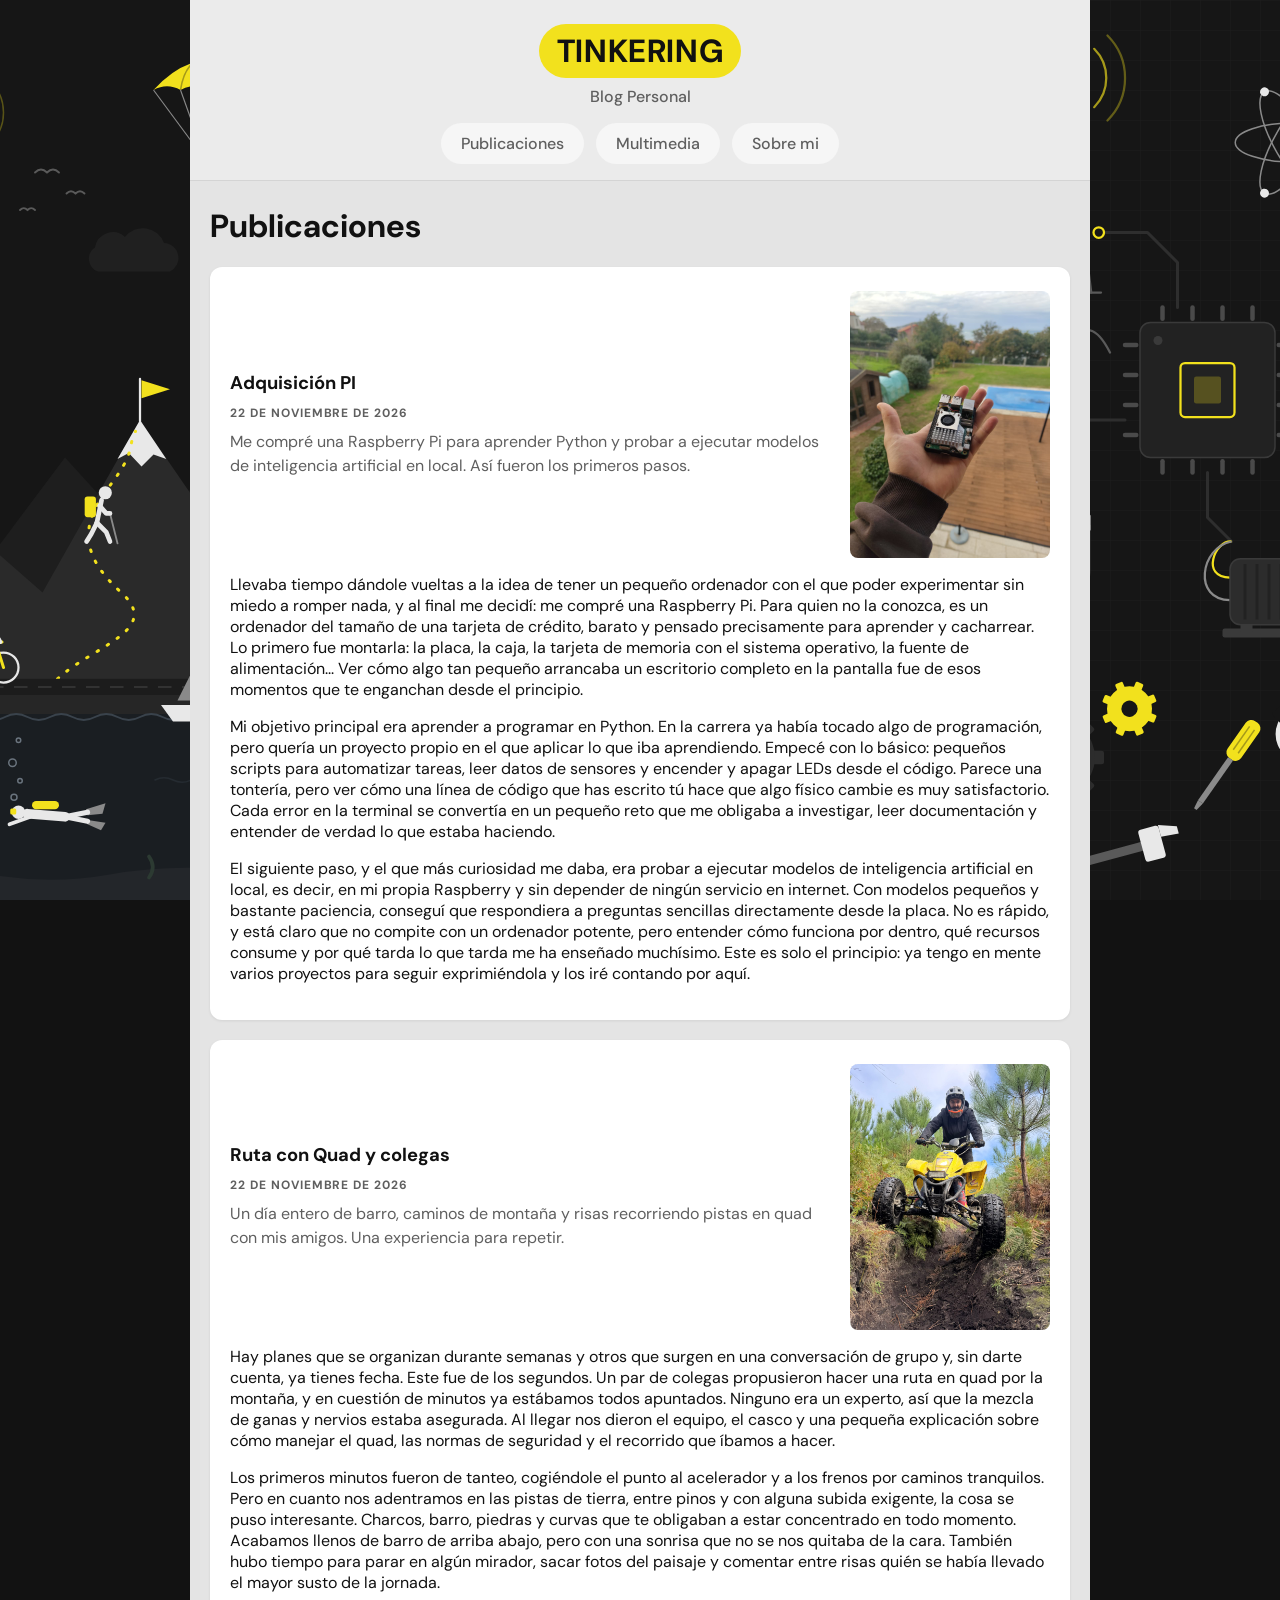
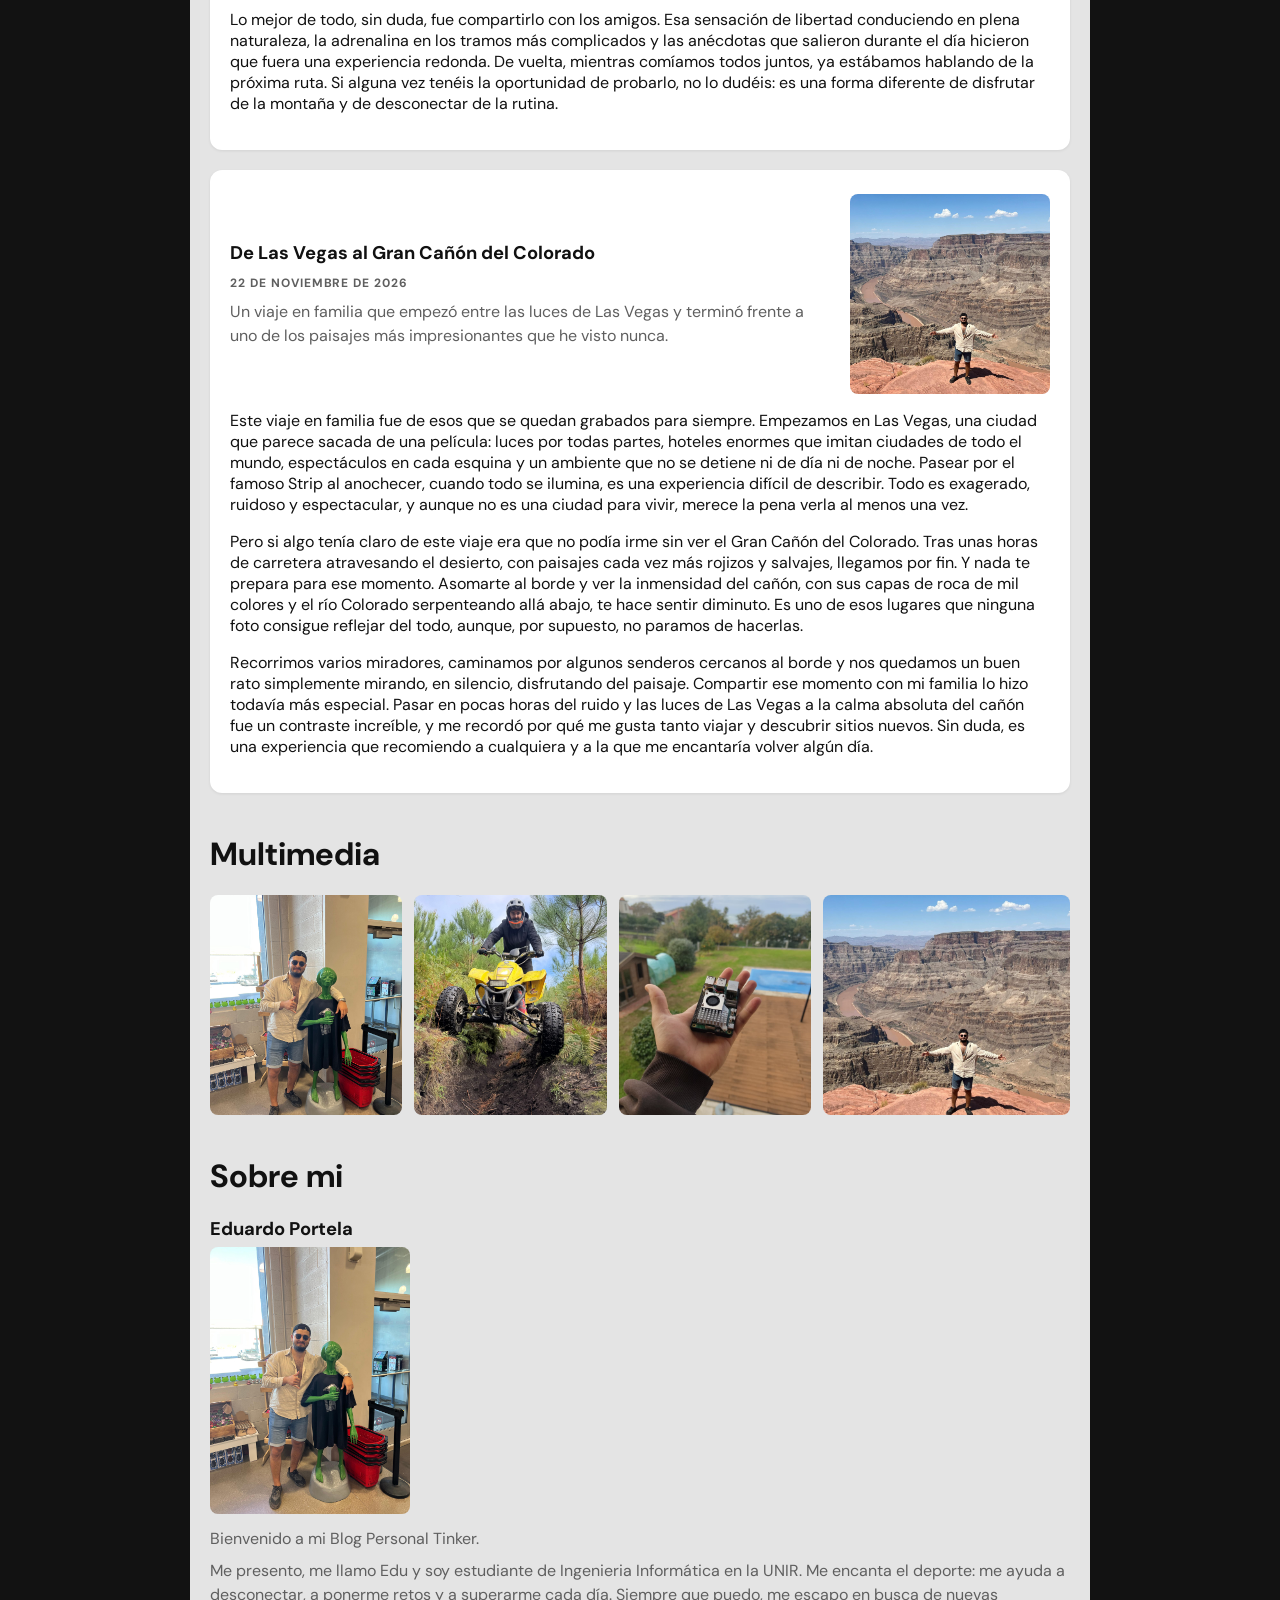
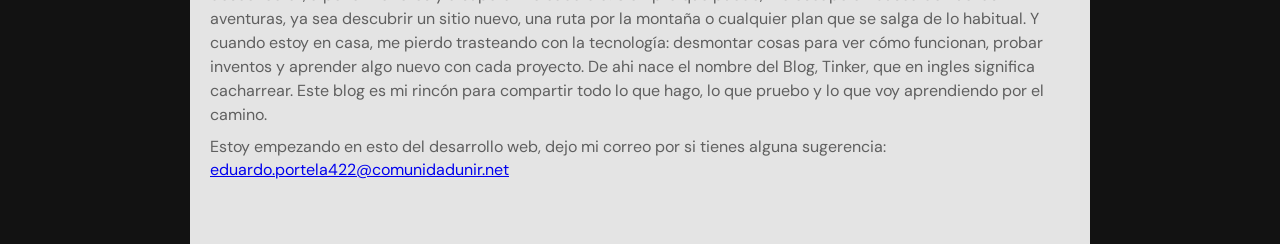
<file: index.html>
<!DOCTYPE html>
<html lang="es">
<head>
    <meta charset="UTF-8">
    <meta name="viewport" content="width=device-width, initial-scale=1.0">
    <title>Tinkering</title>
    <link rel="icon" href="data:image/svg+xml,<svg xmlns='http://www.w3.org/2000/svg' viewBox='0 0 100 100'><text y='.9em' font-size='90'>💡</text></svg>">
    <link rel="stylesheet" href="tinkering/styles.css">
</head>
<body>
    <header>
        <h1>Tinkering</h1>
        <p>Blog Personal</p>
        <nav>
            <a href="#Publicaciones">Publicaciones</a>
            <a href="#Multimedia">Multimedia</a>
            <a href="#Sobre_mi">Sobre mi</a>
        </nav>
    </header>
    <main>
        <section id="Publicaciones" class="seccion">
            <h2>Publicaciones</h2>
            <article id="entrada1" class="entrada">
                <div class="resumen">
                    <div>
                        <h1>Adquisición PI</h1>
                        <time datetime="2026-11-22">22 de noviembre de 2026</time>
                        <p>Me compré una Raspberry Pi para aprender Python y 
                            probar a ejecutar modelos de inteligencia artificial en local. 
                            Así fueron los primeros pasos.
                        </p>
                    </div>
                    <img src="tinkering/img/pi.jpeg" alt="Descripción de la foto">
                </div>

                <div class="contenido">
                    <p>Llevaba tiempo dándole vueltas a la idea de tener un pequeño ordenador con el que poder experimentar sin miedo a romper nada, y al final me decidí: me compré una Raspberry Pi. Para quien no la conozca, es un ordenador del tamaño de una tarjeta de crédito, barato y pensado precisamente para aprender y cacharrear. Lo primero fue montarla: la placa, la caja, la tarjeta de memoria con el sistema operativo, la fuente de alimentación... Ver cómo algo tan pequeño arrancaba un escritorio completo en la pantalla fue de esos momentos que te enganchan desde el principio.</p>
                    <p>Mi objetivo principal era aprender a programar en Python. En la carrera ya había tocado algo de programación, pero quería un proyecto propio en el que aplicar lo que iba aprendiendo. Empecé con lo básico: pequeños scripts para automatizar tareas, leer datos de sensores y encender y apagar LEDs desde el código. Parece una tontería, pero ver cómo una línea de código que has escrito tú hace que algo físico cambie es muy satisfactorio. Cada error en la terminal se convertía en un pequeño reto que me obligaba a investigar, leer documentación y entender de verdad lo que estaba haciendo.</p>
                    <p>El siguiente paso, y el que más curiosidad me daba, era probar a ejecutar modelos de inteligencia artificial en local, es decir, en mi propia Raspberry y sin depender de ningún servicio en internet. Con modelos pequeños y bastante paciencia, conseguí que respondiera a preguntas sencillas directamente desde la placa. No es rápido, y está claro que no compite con un ordenador potente, pero entender cómo funciona por dentro, qué recursos consume y por qué tarda lo que tarda me ha enseñado muchísimo. Este es solo el principio: ya tengo en mente varios proyectos para seguir exprimiéndola y los iré contando por aquí.</p>
                </div>
            </article>

            <article id="entrada2" class="entrada">
                <div class="resumen">
                    <div>
                        <h1>Ruta con Quad y colegas</h1>
                        <time datetime="2026-11-22">22 de noviembre de 2026</time>
                        <p>Un día entero de barro, caminos de montaña y risas recorriendo pistas en quad con mis amigos. Una experiencia para repetir.</p>
                    </div>
                    <img src="tinkering/img/quad.jpeg" alt="Descripción de la foto">
                </div>

                <div class="contenido">
                    <p>Hay planes que se organizan durante semanas y otros que surgen en una conversación de grupo y, sin darte cuenta, ya tienes fecha. Este fue de los segundos. Un par de colegas propusieron hacer una ruta en quad por la montaña, y en cuestión de minutos ya estábamos todos apuntados. Ninguno era un experto, así que la mezcla de ganas y nervios estaba asegurada. Al llegar nos dieron el equipo, el casco y una pequeña explicación sobre cómo manejar el quad, las normas de seguridad y el recorrido que íbamos a hacer.</p>
                    <p>Los primeros minutos fueron de tanteo, cogiéndole el punto al acelerador y a los frenos por caminos tranquilos. Pero en cuanto nos adentramos en las pistas de tierra, entre pinos y con alguna subida exigente, la cosa se puso interesante. Charcos, barro, piedras y curvas que te obligaban a estar concentrado en todo momento. Acabamos llenos de barro de arriba abajo, pero con una sonrisa que no se nos quitaba de la cara. También hubo tiempo para parar en algún mirador, sacar fotos del paisaje y comentar entre risas quién se había llevado el mayor susto de la jornada.</p>
                    <p>Lo mejor de todo, sin duda, fue compartirlo con los amigos. Esa sensación de libertad conduciendo en plena naturaleza, la adrenalina en los tramos más complicados y las anécdotas que salieron durante el día hicieron que fuera una experiencia redonda. De vuelta, mientras comíamos todos juntos, ya estábamos hablando de la próxima ruta. Si alguna vez tenéis la oportunidad de probarlo, no lo dudéis: es una forma diferente de disfrutar de la montaña y de desconectar de la rutina.</p>
                </div>
            </article>

            <article id="entrada3" class="entrada">
                <div class="resumen">
                    <div>
                        <h1>De Las Vegas al Gran Cañón del Colorado</h1>
                        <time datetime="2026-11-22">22 de noviembre de 2026</time>
                        <p>Un viaje en familia que empezó entre las luces de Las Vegas y terminó frente a uno de los paisajes más impresionantes que he visto nunca.</p>
                    </div>
                    <img src="tinkering/img/usa.jpeg" alt="Descripción de la foto">
                </div>

                <div class="contenido">
                    <p>Este viaje en familia fue de esos que se quedan grabados para siempre. Empezamos en Las Vegas, una ciudad que parece sacada de una película: luces por todas partes, hoteles enormes que imitan ciudades de todo el mundo, espectáculos en cada esquina y un ambiente que no se detiene ni de día ni de noche. Pasear por el famoso Strip al anochecer, cuando todo se ilumina, es una experiencia difícil de describir. Todo es exagerado, ruidoso y espectacular, y aunque no es una ciudad para vivir, merece la pena verla al menos una vez.</p>
                    <p>Pero si algo tenía claro de este viaje era que no podía irme sin ver el Gran Cañón del Colorado. Tras unas horas de carretera atravesando el desierto, con paisajes cada vez más rojizos y salvajes, llegamos por fin. Y nada te prepara para ese momento. Asomarte al borde y ver la inmensidad del cañón, con sus capas de roca de mil colores y el río Colorado serpenteando allá abajo, te hace sentir diminuto. Es uno de esos lugares que ninguna foto consigue reflejar del todo, aunque, por supuesto, no paramos de hacerlas.</p>
                    <p>Recorrimos varios miradores, caminamos por algunos senderos cercanos al borde y nos quedamos un buen rato simplemente mirando, en silencio, disfrutando del paisaje. Compartir ese momento con mi familia lo hizo todavía más especial. Pasar en pocas horas del ruido y las luces de Las Vegas a la calma absoluta del cañón fue un contraste increíble, y me recordó por qué me gusta tanto viajar y descubrir sitios nuevos. Sin duda, es una experiencia que recomiendo a cualquiera y a la que me encantaría volver algún día.</p>
                </div>
            </article>
        </section>

        <section id="Multimedia" class="seccion">
            <h2>Multimedia</h2>
            <div id="galeria" class="galeria"></div>
        </section>

        <section id="Sobre_mi" class="seccion">
            <h2>Sobre mi</h2>
                <div class="resumen">
                    <div>
                        <h1>Eduardo Portela</h1>
                        <img src="tinkering/img/yo.jpeg" alt="Descripción de la foto">
                        <p>
                            Bienvenido a mi Blog Personal Tinker.
                        </p>
                        <p>
                            Me presento, me llamo Edu y soy estudiante de Ingenieria Informática en la UNIR.
                            Me encanta el deporte: me ayuda a desconectar, a ponerme retos y a superarme cada día. 
                            Siempre que puedo, me escapo en busca de nuevas aventuras, ya sea descubrir un sitio nuevo, 
                            una ruta por la montaña o cualquier plan que se salga de lo habitual. 
                            Y cuando estoy en casa, me pierdo trasteando con la tecnología: desmontar cosas para ver cómo funcionan, 
                            probar inventos y aprender algo nuevo con cada proyecto. De ahi nace el nombre del Blog, Tinker, que en ingles significa cacharrear.
                            Este blog es mi rincón para compartir todo lo que hago, lo que pruebo y lo que voy aprendiendo por el camino.
                        </p>
                        <p>
                            Estoy empezando en esto del desarrollo web, dejo mi correo por si tienes alguna sugerencia:
                        </p>
                        <a href="mailto:eduardo.portela422@comunidadunir.net">eduardo.portela422@comunidadunir.net</a>
                    </div>
                </div>
        </section>
    </main>
    <script src="tinkering/main.js"></script>
</body>
</html>
</file>
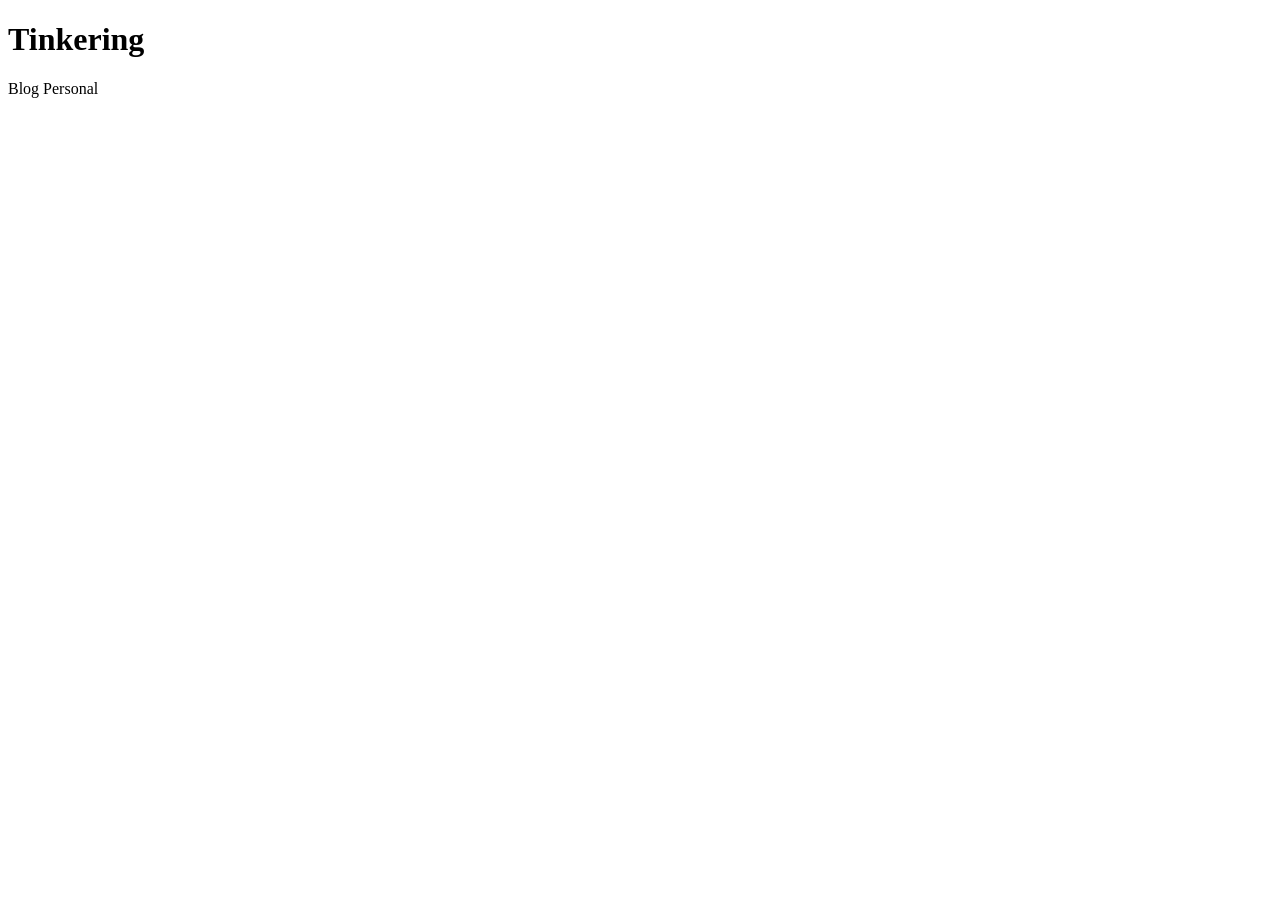
<file: tinkering/index.html>
<!DOCTYPE html>
<html lang="en">
<head>
    <meta charset="UTF-8">
    <meta name="viewport" content="width=device-width, initial-scale=1.0">
    <title>Document</title>
</head>
<body>
    <h1>Tinkering</h1>
    <p1>Blog Personal</p1>
</body>
</html>
</file>
<file: tinkering/styles.css>
/* 1. TIPOGRAFÍA */
@import url('https://fonts.googleapis.com/css2?family=DM+Sans:wght@400;500;700&display=swap');

/* 2. PALETA DE COLORES */
:root {
    --fondo: #e4e4e4;
    --fondo-header: #ebebeb;
    --blanco: #ffffff;
    --oscuro: #121212;
    --texto: #111111;
    --texto-suave: #5f5f5f;
    --borde: #d4d4d4;
    --amarillo: #f2e11d;
    --gris-claro: #f6f6f6;
}

* {
    box-sizing: border-box;
}

/* 3. PÁGINA */
html {
    background-color: var(--oscuro);
    background-image: url("img/lateral-izquierdo.svg"), url("img/lateral-derecho.svg");
    background-position: left center, right center;
    background-size: calc(50% - 450px) 100%;
    background-repeat: no-repeat;
    background-attachment: fixed;
    scroll-behavior: smooth;
}

body {
    max-width: 900px;
    margin: 0 auto;
    min-height: 100vh;
    background-color: var(--fondo);
    color: var(--texto);
    font-family: 'DM Sans', Arial, sans-serif;
}

/* 4. HEADER */
header {
    text-align: center;
    padding: 24px 20px 16px;
    background-color: var(--fondo-header);
    border-bottom: 1px solid var(--borde);
}

header h1 {
    display: inline-block;
    margin: 0;
    padding: 6px 18px;
    font-size: 2rem;
    font-weight: 700;
    text-transform: uppercase;
    letter-spacing: 0.02em;
    background-color: var(--amarillo);
    border-radius: 999px;
}

header p {
    margin: 8px 0 16px;
    color: var(--texto-suave);
    font-weight: 500;
}

/* 5. BOTONES DEL MENÚ */
nav a {
    display: inline-block;
    margin: 0 4px;
    padding: 10px 20px;
    color: var(--texto-suave);
    text-decoration: none;
    font-weight: 500;
    background-color: var(--gris-claro);
    border-radius: 999px;
    transition: background-color 0.2s, color 0.2s;
}

nav a:hover {
    background-color: var(--amarillo);
    color: var(--texto);
}

/* 6. CONTENIDO */
main {
    padding: 24px 20px;
}

.seccion {
    margin-bottom: 40px;
}

.seccion h2 {
    margin: 0 0 20px;
    font-size: 2rem;
    font-weight: 700;
}

/* 7. TARJETAS (estilo común para entradas, galería y perfil) */
.entrada,
.tarjeta {
    margin-bottom: 20px;
    padding: 20px;
    background-color: var(--blanco);
    border-radius: 12px;
    border-top: 4px solid transparent;
    box-shadow: 0 1px 3px rgba(0, 0, 0, 0.08);
    transition: border-color 0.2s;
}

.entrada:hover,
.tarjeta:hover {
    border-top-color: var(--amarillo);
}

/* 8. ENTRADAS */
.resumen {
    display: flex;
    justify-content: space-between;
    align-items: center;
    gap: 20px;
}

.resumen h1,
.resumen h3 {
    margin: 0 0 6px;
    font-size: 1.15rem;
    font-weight: 700;
}

.resumen time {
    font-size: 0.75rem;
    font-weight: 700;
    text-transform: uppercase;
    letter-spacing: 0.08em;
    color: var(--texto-suave);
}

.resumen p {
    margin: 8px 0 0;
    color: var(--texto-suave);
    line-height: 1.5;
}

.resumen img {
    width: 200px;
    height: auto;
    border-radius: 8px;
}

/* 9. GALERÍA */
.galeria {
    display: flex;
    flex-wrap: wrap;
    gap: 12px;
}

.galeria img {
    height: 220px;
    flex-grow: 1;
    object-fit: cover;
    border-radius: 8px;
    transition: transform 0.2s;
}

.galeria img:hover {
    transform: scale(1.03);
}

/* 10. SOBRE MÍ */
.perfil {
    display: flex;
    align-items: flex-start;
    gap: 24px;
}

.perfil img {
    flex-shrink: 0;
    width: 180px;
    height: 180px;
    object-fit: cover;
    object-position: top;
    border-radius: 50%;
    border: 4px solid var(--amarillo);
}

.perfil h1 {
    margin: 0 0 12px;
    font-size: 1.5rem;
}

.perfil p,
.perfil address {
    margin: 0 0 12px;
    color: var(--texto-suave);
    line-height: 1.6;
    font-style: normal;
}

.perfil a {
    color: var(--texto);
    font-weight: 700;
    text-decoration-color: var(--amarillo);
    text-decoration-thickness: 3px;
}

/* 11. MÓVIL: en pantallas estrechas, foto debajo del texto */
@media (max-width: 700px) {
    .resumen,
    .perfil {
        flex-direction: column;
        align-items: flex-start;
    }

    .resumen img {
        width: 100%;
    }
}
</file>
